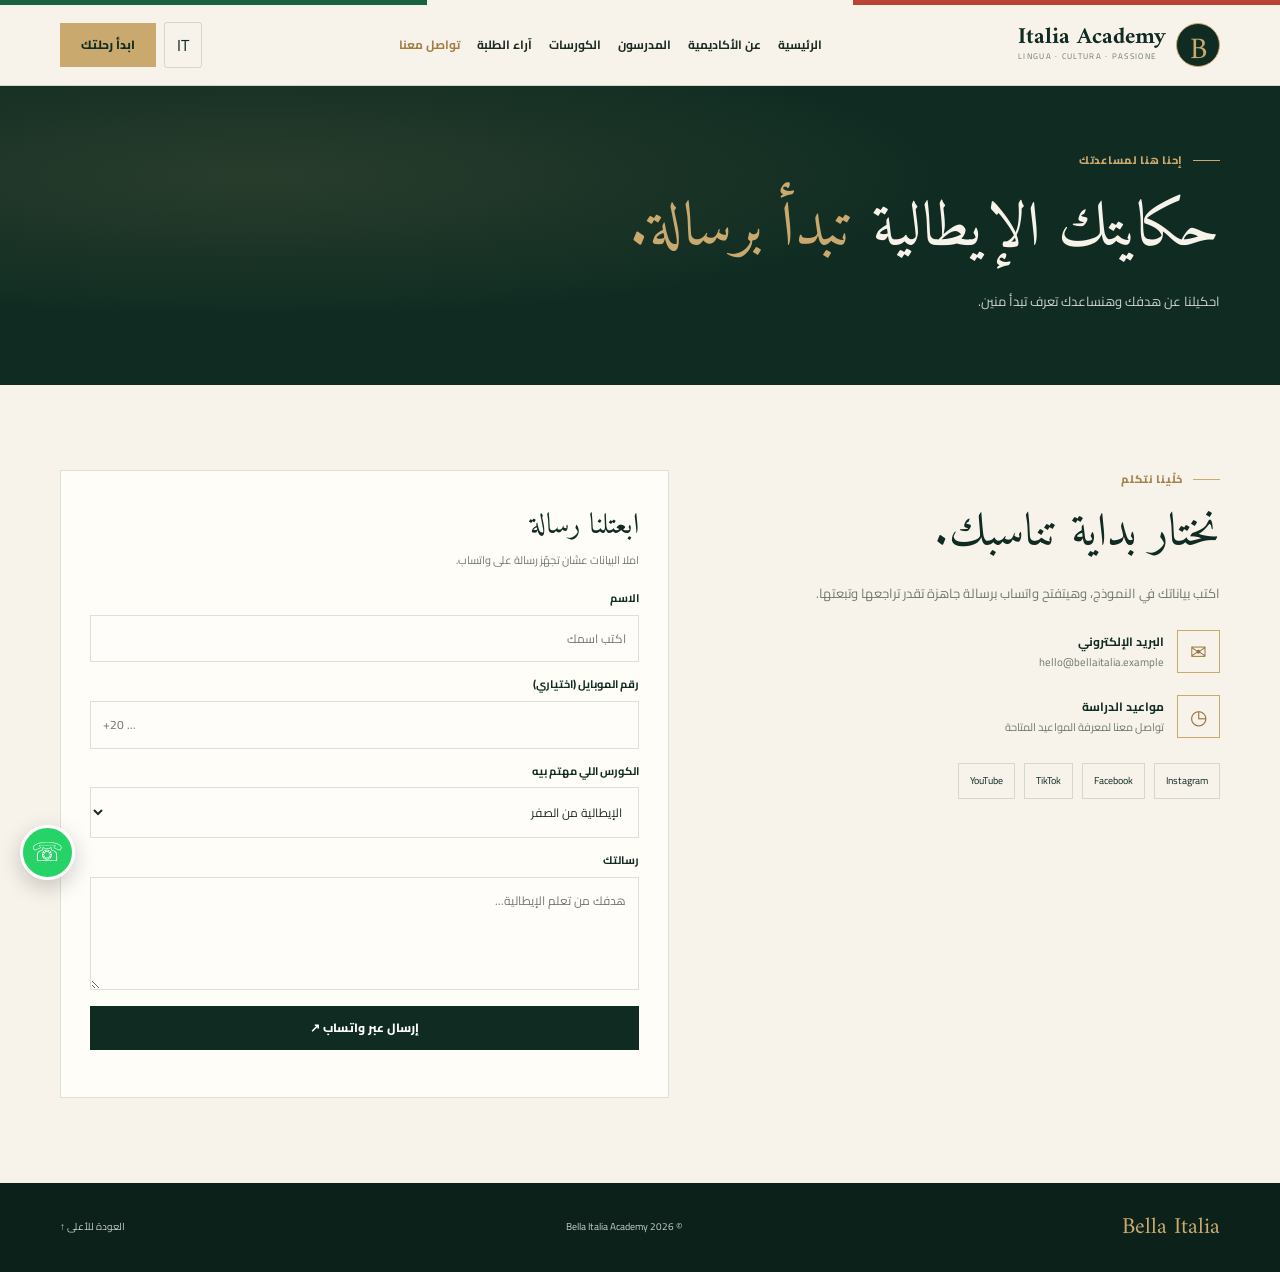
<file: contact.html>
<!DOCTYPE html>
<html lang="ar" dir="rtl">
<head>
  <meta charset="UTF-8">
  <meta name="viewport" content="width=device-width, initial-scale=1.0">
  <title>تواصل معنا | Bella Italia</title>
  <link href="https://fonts.googleapis.com/css2?family=Amiri:wght@400;700&family=Cairo:wght@400;500;600;700;800&display=swap" rel="stylesheet">
  <link rel="stylesheet" href="style.css">
  <script src="script.js" defer></script>
</head>
<body id="top">
<div class="italian-line"></div>
<header class="header">
  <div class="container navbar">
    <a class="brand" href="index.html"><span class="brand-icon">B</span><span><strong> Italia Academy</strong><small>LINGUA · CULTURA · PASSIONE</small></span></a>
    <button class="menu-btn" id="menuBtn" aria-label="فتح القائمة">☰</button>
    <nav class="nav-links" id="navLinks">
      <a href="index.html" data-ar="الرئيسية" data-it="Home">الرئيسية</a>
      <a href="about.html" data-ar="عن الأكاديمية" data-it="Accademia">عن الأكاديمية</a>
      <a href="teachers.html" data-ar="المدرسون" data-it="Docenti">المدرسون</a>
      <a href="courses.html" data-ar="الكورسات" data-it="Corsi">الكورسات</a>
      <a href="reviews.html" data-ar="آراء الطلبة" data-it="Recensioni">آراء الطلبة</a>
      <a href="contact.html" data-ar="تواصل معنا" data-it="Contatti">تواصل معنا</a>
    </nav>
    <div class="nav-actions"><button class="lang-btn" id="langBtn">IT</button><a href="contact.html" class="btn btn-gold" data-ar="ابدأ رحلتك" data-it="Inizia ora">ابدأ رحلتك</a></div>
  </div>
</header>

<main>
  <section class="page-hero">
    <div class="container">
      <span class="eyebrow" data-ar="إحنا هنا لمساعدتك" data-it="Siamo qui per aiutarti">إحنا هنا لمساعدتك</span>
      <h1 data-ar="حكايتك الإيطالية <em>تبدأ برسالة.</em>"
          data-it="La tua storia italiana <em>inizia con un messaggio.</em>">
        حكايتك الإيطالية <em>تبدأ برسالة.</em>
      </h1>
      <p data-ar="احكيلنا عن هدفك وهنساعدك تعرف تبدأ منين."
         data-it="Raccontaci i tuoi obiettivi e ti aiuteremo a capire da dove iniziare.">
        احكيلنا عن هدفك وهنساعدك تعرف تبدأ منين.
      </p>
    </div>
  </section>

  <section class="section">
    <div class="container contact-grid">
      <div class="contact-copy reveal">
        <span class="eyebrow" data-ar="خلّينا نتكلم" data-it="Parliamone">خلّينا نتكلم</span>
        <h2 data-ar="نختار بداية تناسبك." data-it="Troviamo il punto di partenza giusto per te.">نختار بداية تناسبك.</h2>
        <p data-ar="اكتب بياناتك في النموذج، وهيتفتح واتساب برسالة جاهزة تقدر تراجعها وتبعتها."
           data-it="Compila il modulo: WhatsApp si aprirà con un messaggio pronto che potrai controllare e inviare.">
          اكتب بياناتك في النموذج، وهيتفتح واتساب برسالة جاهزة تقدر تراجعها وتبعتها.
        </p>

        <div class="contact-detail">
          <span>✉</span>
          <div><strong data-ar="البريد الإلكتروني" data-it="Email">البريد الإلكتروني</strong><p>hello@bellaitalia.example</p></div>
        </div>

        <div class="contact-detail">
          <span>◷</span>
          <div><strong data-ar="مواعيد الدراسة" data-it="Orari dei corsi">مواعيد الدراسة</strong><p data-ar="تواصل معنا لمعرفة المواعيد المتاحة" data-it="Contattaci per conoscere gli orari disponibili">تواصل معنا لمعرفة المواعيد المتاحة</p></div>
        </div>

        <div class="social-links">
          <a href="https://www.instagram.com/" target="_blank" rel="noreferrer">Instagram</a>
          <a href="https://www.facebook.com/" target="_blank" rel="noreferrer">Facebook</a>
          <a href="https://www.tiktok.com/" target="_blank" rel="noreferrer">TikTok</a>
          <a href="https://www.youtube.com/" target="_blank" rel="noreferrer">YouTube</a>
        </div>
      </div>

      <form class="contact-form reveal" id="contactForm">
        <h2 data-ar="ابعتلنا رسالة" data-it="Scrivici">ابعتلنا رسالة</h2>
        <p data-ar="املا البيانات عشان تجهّز رسالة على واتساب."
           data-it="Compila i campi per preparare un messaggio WhatsApp.">
          املا البيانات عشان تجهّز رسالة على واتساب.
        </p>

        <label for="name" data-ar="الاسم" data-it="Nome">الاسم</label>
        <input id="name" name="name" type="text" required placeholder="اكتب اسمك">

        <label for="phone" data-ar="رقم الموبايل (اختياري)" data-it="Telefono (facoltativo)">رقم الموبايل (اختياري)</label>
        <input id="phone" name="phone" type="tel" placeholder="+20 ...">

        <label for="course" data-ar="الكورس اللي مهتم بيه" data-it="Corso di interesse">الكورس اللي مهتم بيه</label>
        <select id="course" name="course">
          <option value="Italiano da Zero" data-ar="الإيطالية من الصفر" data-it="Italiano da Zero">الإيطالية من الصفر</option>
          <option value="Conversazione & Fluency" data-ar="المحادثة والطلاقة" data-it="Conversazione & Fluency">المحادثة والطلاقة</option>
          <option value="Studio & Lavoro" data-ar="الإيطالية للدراسة والعمل" data-it="Italiano per Studio & Lavoro">الإيطالية للدراسة والعمل</option>
          <option value="Consulenza" data-ar="محتاج استشارة" data-it="Vorrei una consulenza">محتاج استشارة</option>
        </select>

        <label for="message" data-ar="رسالتك" data-it="Il tuo messaggio">رسالتك</label>
        <textarea id="message" name="message" rows="4" placeholder="هدفك من تعلم الإيطالية..."></textarea>

        <button class="btn btn-dark full-width" type="submit"
                data-ar="إرسال عبر واتساب ↗" data-it="Invia su WhatsApp ↗">
          إرسال عبر واتساب ↗
        </button>
        <p class="form-status" id="formStatus" role="status"></p>
      </form>
    </div>
  </section>
</main>

<footer class="footer"><div class="container footer-inner"><a href="index.html" class="footer-logo">Bella Italia</a><span>© 2026 Bella Italia Academy</span><a href="#top" data-ar="العودة للأعلى ↑" data-it="Torna su ↑">العودة للأعلى ↑</a></div></footer>
<a class="whatsapp" href="https://wa.me/201002543581" id="whatsappBtn" target="_blank" rel="noreferrer" aria-label="WhatsApp">☏</a>
</body>
</html>
</file>
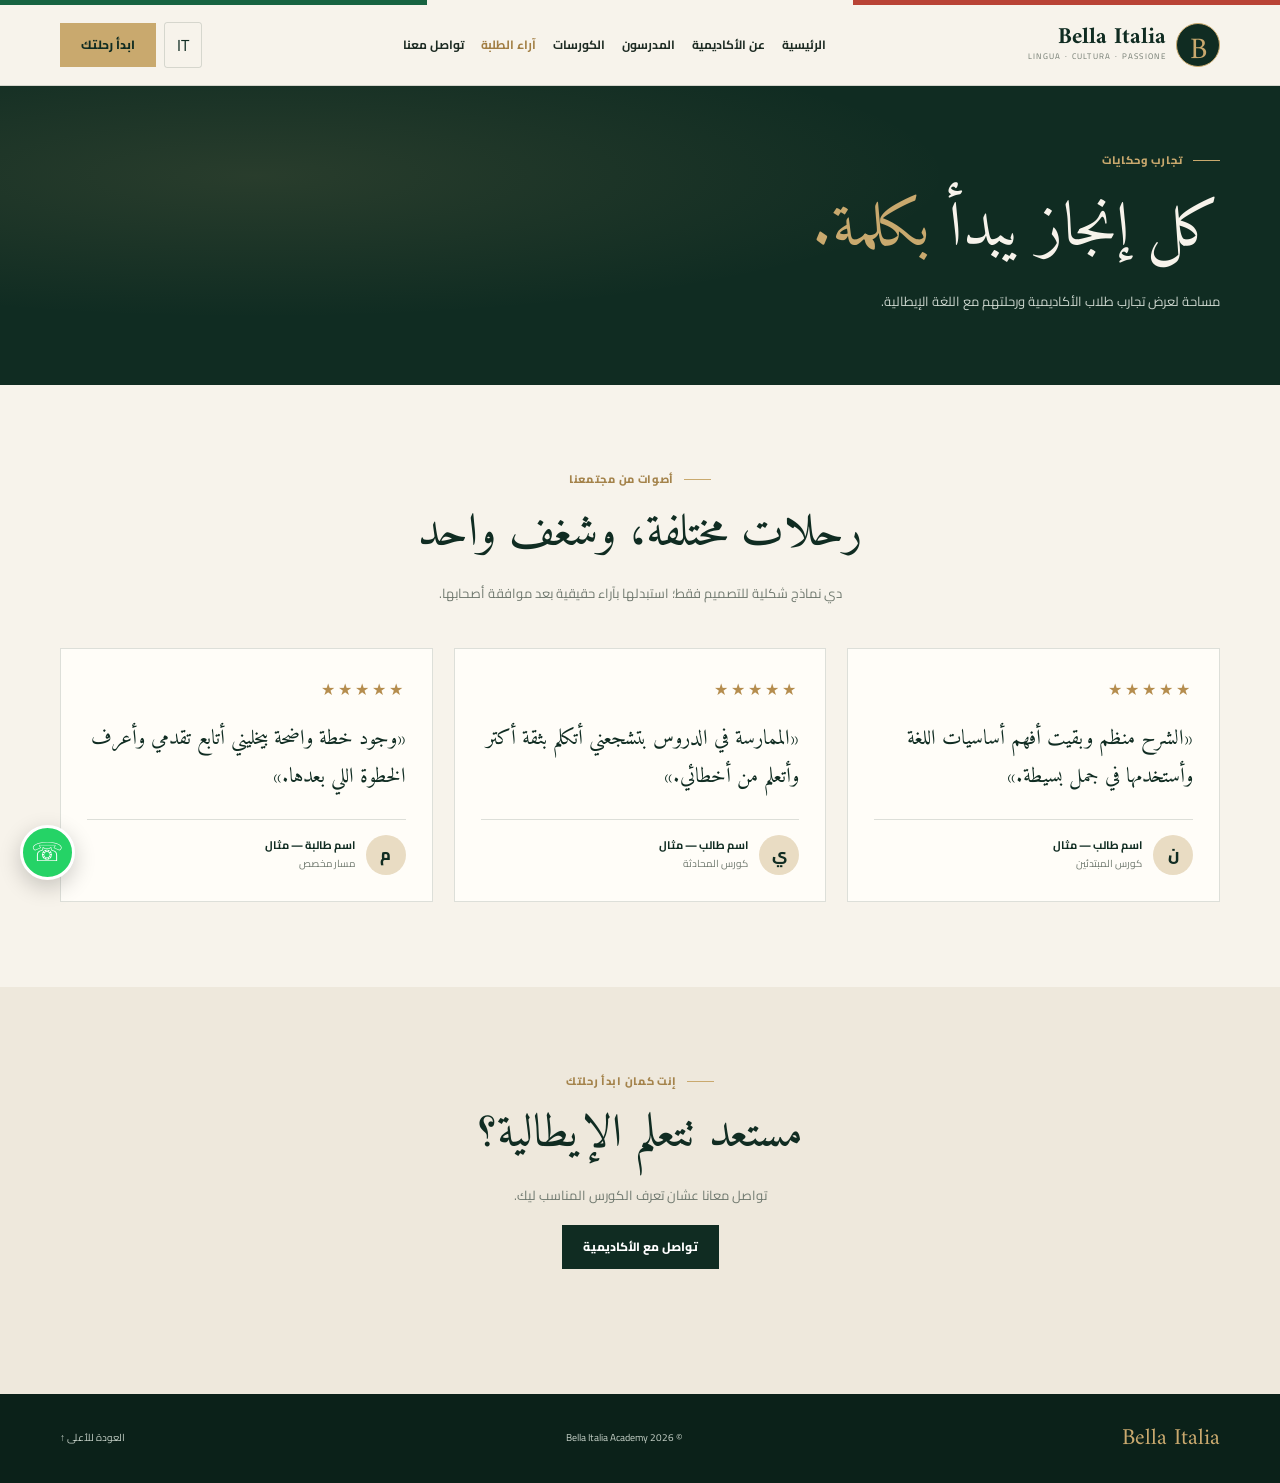
<file: reviews.html>
<!DOCTYPE html>
<html lang="ar" dir="rtl">
<head>
  <meta charset="UTF-8">
  <meta name="viewport" content="width=device-width, initial-scale=1.0">
  <title>آراء الطلبة | Bella Italia</title>
  <link href="https://fonts.googleapis.com/css2?family=Amiri:wght@400;700&family=Cairo:wght@400;500;600;700;800&display=swap" rel="stylesheet">
  <link rel="stylesheet" href="style.css">
  <script src="script.js" defer></script>
</head>
<body id="top">
<div class="italian-line"></div>
<header class="header">
  <div class="container navbar">
    <a class="brand" href="index.html"><span class="brand-icon">B</span><span><strong>Bella Italia</strong><small>LINGUA · CULTURA · PASSIONE</small></span></a>
    <button class="menu-btn" id="menuBtn" aria-label="فتح القائمة">☰</button>
    <nav class="nav-links" id="navLinks">
      <a href="index.html" data-ar="الرئيسية" data-it="Home">الرئيسية</a>
      <a href="about.html" data-ar="عن الأكاديمية" data-it="Accademia">عن الأكاديمية</a>
      <a href="teachers.html" data-ar="المدرسون" data-it="Docenti">المدرسون</a>
      <a href="courses.html" data-ar="الكورسات" data-it="Corsi">الكورسات</a>
      <a href="reviews.html" data-ar="آراء الطلبة" data-it="Recensioni">آراء الطلبة</a>
      <a href="contact.html" data-ar="تواصل معنا" data-it="Contatti">تواصل معنا</a>
    </nav>
    <div class="nav-actions"><button class="lang-btn" id="langBtn">IT</button><a href="contact.html" class="btn btn-gold" data-ar="ابدأ رحلتك" data-it="Inizia ora">ابدأ رحلتك</a></div>
  </div>
</header>

<main>
  <section class="page-hero">
    <div class="container">
      <span class="eyebrow" data-ar="تجارب وحكايات" data-it="Esperienze e storie">تجارب وحكايات</span>
      <h1 data-ar="كل إنجاز يبدأ <em>بكلمة.</em>"
          data-it="Ogni traguardo inizia <em>con una parola.</em>">
        كل إنجاز يبدأ <em>بكلمة.</em>
      </h1>
      <p data-ar="مساحة لعرض تجارب طلاب الأكاديمية ورحلتهم مع اللغة الإيطالية."
         data-it="Uno spazio per raccontare le esperienze degli studenti e il loro percorso con l’italiano.">
        مساحة لعرض تجارب طلاب الأكاديمية ورحلتهم مع اللغة الإيطالية.
      </p>
    </div>
  </section>

  <section class="section">
    <div class="container">
      <div class="section-heading reveal">
        <span class="eyebrow" data-ar="أصوات من مجتمعنا" data-it="Voci della nostra comunità">أصوات من مجتمعنا</span>
        <h2 data-ar="رحلات مختلفة، وشغف واحد" data-it="Percorsi diversi, una passione">رحلات مختلفة، وشغف واحد</h2>
        <p data-ar="دي نماذج شكلية للتصميم فقط؛ استبدلها بآراء حقيقية بعد موافقة أصحابها."
           data-it="Questi sono esempi grafici: sostituiscili con recensioni autentiche e autorizzate.">
          دي نماذج شكلية للتصميم فقط؛ استبدلها بآراء حقيقية بعد موافقة أصحابها.
        </p>
      </div>

      <div class="cards-grid">
        <article class="review-card reveal">
          <div class="stars">★★★★★</div>
          <blockquote data-ar="«الشرح منظم وبقيت أفهم أساسيات اللغة وأستخدمها في جمل بسيطة.»"
                      data-it="«Le spiegazioni sono chiare e ora riesco a usare frasi semplici.»">
            «الشرح منظم وبقيت أفهم أساسيات اللغة وأستخدمها في جمل بسيطة.»
          </blockquote>
          <div class="review-author"><span>ن</span><div><strong data-ar="اسم طالب — مثال" data-it="Studente — esempio">اسم طالب — مثال</strong><small data-ar="كورس المبتدئين" data-it="Corso principianti">كورس المبتدئين</small></div></div>
        </article>

        <article class="review-card reveal">
          <div class="stars">★★★★★</div>
          <blockquote data-ar="«الممارسة في الدروس بتشجعني أتكلم بثقة أكتر وأتعلم من أخطائي.»"
                      data-it="«La pratica mi incoraggia a parlare con più sicurezza e imparare dai miei errori.»">
            «الممارسة في الدروس بتشجعني أتكلم بثقة أكتر وأتعلم من أخطائي.»
          </blockquote>
          <div class="review-author"><span>ي</span><div><strong data-ar="اسم طالب — مثال" data-it="Studente — esempio">اسم طالب — مثال</strong><small data-ar="كورس المحادثة" data-it="Corso di conversazione">كورس المحادثة</small></div></div>
        </article>

        <article class="review-card reveal">
          <div class="stars">★★★★★</div>
          <blockquote data-ar="«وجود خطة واضحة بيخليني أتابع تقدمي وأعرف الخطوة اللي بعدها.»"
                      data-it="«Avere un piano chiaro mi aiuta a seguire i progressi e capire il passo successivo.»">
            «وجود خطة واضحة بيخليني أتابع تقدمي وأعرف الخطوة اللي بعدها.»
          </blockquote>
          <div class="review-author"><span>م</span><div><strong data-ar="اسم طالبة — مثال" data-it="Studentessa — esempio">اسم طالبة — مثال</strong><small data-ar="مسار مخصص" data-it="Percorso personalizzato">مسار مخصص</small></div></div>
        </article>
      </div>
    </div>
  </section>

  <section class="section soft-bg">
    <div class="container section-heading reveal">
      <span class="eyebrow" data-ar="إنت كمان ابدأ رحلتك" data-it="Inizia anche tu">إنت كمان ابدأ رحلتك</span>
      <h2 data-ar="مستعد تتعلم الإيطالية؟" data-it="Pronto a imparare l’italiano?">مستعد تتعلم الإيطالية؟</h2>
      <p data-ar="تواصل معانا عشان تعرف الكورس المناسب ليك."
         data-it="Contattaci per scoprire il corso adatto a te.">
        تواصل معانا عشان تعرف الكورس المناسب ليك.
      </p>
      <a href="contact.html" class="btn btn-dark" data-ar="تواصل مع الأكاديمية" data-it="Contatta l’accademia">تواصل مع الأكاديمية</a>
    </div>
  </section>
</main>

<footer class="footer"><div class="container footer-inner"><a href="index.html" class="footer-logo">Bella Italia</a><span>© 2026 Bella Italia Academy</span><a href="#top" data-ar="العودة للأعلى ↑" data-it="Torna su ↑">العودة للأعلى ↑</a></div></footer>
<a class="whatsapp" href="https://wa.me/201002543581" id="whatsappBtn" target="_blank" rel="noreferrer" aria-label="WhatsApp">☏</a>
</body>
</html>
</file>
<file: style.css>
/* ===============================
   BELLA ITALIA - LUXURY WEBSITE
================================ */

:root {
  --green: #102c22;
  --green2: #1c4636;
  --gold: #c9a96e;
  --cream: #f7f3eb;
  --paper: #fffdf8;
  --text: #1d2b23;
  --muted: #70796f;
  --line: rgba(16, 44, 34, .14);
  --serif: "Amiri", Georgia, serif;
  --sans: "Cairo", sans-serif;
}

* {
  box-sizing: border-box;
  margin: 0;
  padding: 0;
}

html {
  scroll-behavior: smooth;
  scroll-padding-top: 95px;
}

body {
  color: var(--text);
  background: var(--cream);
  font-family: var(--sans);
  line-height: 1.8;
  overflow-x: hidden;
}

a {
  text-decoration: none;
  color: inherit;
}

img {
  display: block;
  max-width: 100%;
}

button,
input,
textarea,
select {
  font: inherit;
}

button {
  cursor: pointer;
}

.container {
  width: min(1160px, calc(100% - 44px));
  margin-inline: auto;
}

section {
  padding: 85px 0;
}

/* FLAG STRIPE */

.italian-line {
  height: 5px;
  background: linear-gradient(
    90deg,
    #176341 0 33.33%,
    #f7f3eb 33.33% 66.66%,
    #b94335 66.66%
  );
}

/* HEADER */

.header {
  position: sticky;
  top: 0;
  z-index: 100;
  background: rgba(247, 243, 235, .96);
  backdrop-filter: blur(14px);
  border-bottom: 1px solid var(--line);
}

.navbar {
  min-height: 80px;
  display: flex;
  align-items: center;
  justify-content: space-between;
  gap: 18px;
}

.brand {
  display: flex;
  align-items: center;
  gap: 10px;
  flex-shrink: 0;
}

.brand-icon {
  width: 44px;
  height: 44px;
  display: grid;
  place-items: center;
  background: var(--green);
  border: 1px solid var(--gold);
  border-radius: 50%;
  color: var(--gold);
  font: 30px var(--serif);
}

.brand strong {
  display: block;
  color: var(--green);
  font: 700 23px/1.1 var(--serif);
}

.brand small {
  display: block;
  color: var(--muted);
  font-size: 8px;
  letter-spacing: 1.3px;
  direction: ltr;
}

.nav-links {
  display: flex;
  align-items: center;
  gap: 17px;
  font-size: 12px;
  font-weight: 700;
}

.nav-links a {
  transition: color .2s;
}

.nav-links a:hover,
.nav-links a.active {
  color: #a27e43;
}

.nav-actions {
  display: flex;
  align-items: center;
  gap: 8px;
}

.lang-btn,
.menu-btn {
  padding: 8px 12px;
  color: var(--green);
  background: transparent;
  border: 1px solid var(--line);
  border-radius: 3px;
}

.menu-btn {
  display: none;
  font-size: 20px;
}

/* BUTTONS */

.btn {
  min-height: 44px;
  display: inline-flex;
  justify-content: center;
  align-items: center;
  gap: 8px;
  padding: 10px 20px;
  border: 1px solid var(--gold);
  font-size: 12px;
  font-weight: 800;
  text-align: center;
  transition: .25s ease;
}

.btn-gold {
  color: var(--green);
  background: var(--gold);
}

.btn-gold:hover {
  background: #ddc18b;
  transform: translateY(-2px);
}

.btn-outline {
  color: white;
  background: transparent;
  border-color: #ffffff88;
}

.btn-outline:hover {
  background: #ffffff12;
}

.btn-dark {
  color: white;
  background: var(--green);
  border-color: var(--green);
}

.btn-dark:hover {
  background: var(--green2);
}

.full-width {
  width: 100%;
}

/* TITLES */

.eyebrow {
  display: flex;
  align-items: center;
  gap: 10px;
  color: #a4834b;
  font-size: 11px;
  font-weight: 800;
  letter-spacing: .7px;
}

.eyebrow::before {
  content: "";
  width: 27px;
  height: 1px;
  flex-shrink: 0;
  background: var(--gold);
}

.section-heading {
  max-width: 680px;
  margin: 0 auto 40px;
  text-align: center;
}

.section-heading .eyebrow {
  justify-content: center;
}

.section-heading h2,
.section-copy h2,
.contact-copy h2 {
  margin: 12px 0 14px;
  color: var(--green);
  font: 400 clamp(32px, 4vw, 46px)/1.4 var(--serif);
}

.section-heading p,
.section-copy p,
.contact-copy > p {
  margin-bottom: 15px;
  color: var(--muted);
  font-size: 13px;
  line-height: 2.15;
}

/* HOME HERO */

.hero {
  padding: 65px 0;
  color: var(--cream);
  background:
    radial-gradient(ellipse at 20% 30%, #c9a96e22, transparent 48%),
    var(--green);
}

.hero-grid {
  display: grid;
  grid-template-columns: 1.06fr .94fr;
  align-items: center;
  gap: 48px;
}

.hero-text .eyebrow {
  color: var(--gold);
}

.hero-text h1 {
  margin: 18px 0;
  font: 400 clamp(40px, 5vw, 66px)/1.35 var(--serif);
}

.hero-text h1 em {
  display: block;
  color: var(--gold);
  font-style: normal;
}

.hero-text > p {
  max-width: 540px;
  color: #d1d9d2;
  font-size: 13px;
  line-height: 2.3;
}

.hero-buttons {
  display: flex;
  flex-wrap: wrap;
  gap: 12px;
  margin-top: 26px;
}

.hero-note {
  display: flex;
  align-items: center;
  gap: 10px;
  margin-top: 29px;
  color: #c4cec7;
  font-size: 11px;
}

.hero-note span:first-child {
  color: var(--gold);
  font-size: 23px;
}

.hero-image {
  position: relative;
  min-height: 390px;
  display: flex;
  align-items: center;
  justify-content: center;
}

.hero-image > img {
  width: 84%;
  height: 390px;
  object-fit: cover;
  padding: 7px;
  border: 1px solid var(--gold);
  border-radius: 190px 190px 4px 4px;
  filter: saturate(.75);
}

.image-caption {
  position: absolute;
  bottom: 22px;
  left: 0;
  min-width: 170px;
  padding: 13px 20px;
  color: var(--green);
  background: var(--cream);
  box-shadow: 0 12px 30px #0002;
}

.image-caption small {
  display: block;
  color: #98743b;
  font-size: 9px;
  letter-spacing: 1.4px;
  direction: ltr;
}

.image-caption strong {
  font: 24px var(--serif);
}

.round-seal {
  position: absolute;
  top: 20px;
  right: 3%;
  width: 78px;
  height: 78px;
  display: grid;
  place-content: center;
  color: var(--gold);
  background: var(--green);
  border: 1px solid var(--gold);
  border-radius: 50%;
  text-align: center;
  font: 14px/1.25 var(--serif);
  transform: rotate(8deg);
}

/* STATS */

.stats {
  padding: 22px 0;
  background: var(--paper);
  border-bottom: 1px solid var(--line);
}

.stats-grid {
  display: grid;
  grid-template-columns: repeat(4, 1fr);
}

.stats-grid > div {
  padding: 4px 12px;
  text-align: center;
  border-left: 1px solid var(--line);
}

.stats-grid > div:last-child {
  border-left: 0;
}

.stats-grid strong {
  display: block;
  color: var(--green);
  font: 32px var(--serif);
}

.stats-grid span {
  display: block;
  color: var(--muted);
  font-size: 11px;
}

/* SPLIT SECTIONS */

.split-grid {
  display: grid;
  grid-template-columns: .95fr 1.05fr;
  align-items: center;
  gap: 60px;
}

.section-photo {
  padding: 18px;
  background: var(--green);
}

.section-photo img {
  width: 100%;
  height: 360px;
  object-fit: cover;
}

.section-copy .text-link {
  display: inline-block;
  margin-top: 7px;
}

.text-link {
  color: #96733e;
  font-size: 12px;
  font-weight: 800;
}

.soft-bg {
  background: #eee8dc;
}

/* CARDS */

.cards-grid {
  display: grid;
  grid-template-columns: repeat(3, minmax(0, 1fr));
  gap: 21px;
}

.course-card,
.teacher-card,
.simple-card,
.review-card {
  background: var(--paper);
  border: 1px solid var(--line);
  transition: transform .25s, box-shadow .25s;
}

.course-card,
.teacher-card {
  overflow: hidden;
}

.course-card:hover,
.teacher-card:hover,
.review-card:hover,
.simple-card:hover {
  transform: translateY(-4px);
  box-shadow: 0 15px 32px #102c2212;
}

.course-card > img,
.teacher-card > img {
  width: 100%;
  height: 205px;
  object-fit: cover;
  filter: saturate(.78);
}

.card-body {
  padding: 21px;
}

.card-body h3,
.teacher-card h3,
.simple-card h3 {
  margin: 8px 0;
  color: var(--green);
  font: 25px/1.4 var(--serif);
}

.card-body p,
.teacher-card p,
.simple-card p {
  margin: 10px 0 15px;
  color: var(--muted);
  font-size: 12px;
  line-height: 2;
}

.tag {
  display: inline-block;
  color: #98743b;
  font-size: 10px;
  font-weight: 800;
}

.card-body .text-link {
  display: inline-block;
  margin-top: 7px;
}

.centered-link {
  margin-top: 30px;
  text-align: center;
}

.simple-card {
  padding: 28px;
}

.big-icon {
  color: var(--gold);
  font-size: 25px;
}

/* PAGE HEADER */

.page-hero {
  padding: 65px 0 72px;
  color: var(--cream);
  background:
    radial-gradient(ellipse at 20% 30%, #c9a96e22, transparent 48%),
    var(--green);
}

.page-hero .eyebrow {
  color: var(--gold);
}

.page-hero h1 {
  max-width: 850px;
  margin: 16px 0;
  font: 400 clamp(38px, 5vw, 62px)/1.4 var(--serif);
}

.page-hero h1 em {
  color: var(--gold);
  font-style: normal;
}

.page-hero p {
  max-width: 650px;
  color: #cbd5cd;
  font-size: 13px;
}

/* TEACHER DETAILS */

.detail-list {
  padding-inline-start: 20px;
  color: var(--muted);
  font-size: 11px;
  line-height: 2.2;
}

.detail-list li::marker {
  color: var(--gold);
}

/* REVIEWS */

.review-card {
  padding: 26px;
}

.stars {
  color: #b58d4e;
  letter-spacing: 3px;
}

.review-card blockquote {
  margin: 16px 0 23px;
  color: var(--green);
  font: 21px/1.8 var(--serif);
}

.review-author {
  display: flex;
  align-items: center;
  gap: 11px;
  padding-top: 15px;
  border-top: 1px solid var(--line);
}

.review-author > span {
  width: 40px;
  height: 40px;
  display: grid;
  place-items: center;
  color: var(--green);
  background: #e9dcc3;
  border-radius: 50%;
  font-weight: 800;
}

.review-author strong,
.review-author small {
  display: block;
}

.review-author strong {
  color: var(--green);
  font-size: 11px;
}

.review-author small {
  color: var(--muted);
  font-size: 10px;
}

/* CONTACT */

.contact-grid {
  display: grid;
  grid-template-columns: .9fr 1.1fr;
  align-items: start;
  gap: 52px;
}

.contact-detail {
  display: flex;
  align-items: center;
  gap: 13px;
  margin-top: 22px;
}

.contact-detail > span {
  width: 43px;
  height: 43px;
  display: grid;
  place-items: center;
  flex-shrink: 0;
  border: 1px solid var(--gold);
  color: #98743b;
  font-size: 20px;
}

.contact-detail strong {
  display: block;
  color: var(--green);
  font-size: 12px;
}

.contact-detail p {
  color: var(--muted);
  font-size: 11px;
  overflow-wrap: anywhere;
}

.social-links {
  display: flex;
  flex-wrap: wrap;
  gap: 9px;
  margin-top: 25px;
}

.social-links a {
  padding: 8px 11px;
  border: 1px solid var(--line);
  color: var(--green);
  font-size: 10px;
  transition: .2s;
}

.social-links a:hover {
  color: white;
  background: var(--green);
}

.contact-form {
  padding: 29px;
  background: var(--paper);
  border: 1px solid var(--line);
}

.contact-form h2 {
  color: var(--green);
  font: 29px var(--serif);
}

.contact-form > p {
  color: var(--muted);
  font-size: 11px;
  margin-bottom: 18px;
}

.contact-form label {
  display: block;
  margin: 13px 0 6px;
  color: var(--green);
  font-size: 11px;
  font-weight: 700;
}

.contact-form input,
.contact-form select,
.contact-form textarea {
  display: block;
  width: 100%;
  padding: 12px;
  color: var(--text);
  background: #fffdf9;
  border: 1px solid var(--line);
  border-radius: 0;
  outline: none;
  font-size: 12px;
}

.contact-form input:focus,
.contact-form select:focus,
.contact-form textarea:focus {
  border-color: var(--gold);
}

.contact-form textarea {
  min-height: 100px;
  margin-bottom: 16px;
  resize: vertical;
}

.form-status {
  color: var(--green);
  font-size: 12px;
  margin-top: 12px;
}

.center {
  text-align: center;
}

/* FOOTER */

.footer {
  padding: 24px 0;
  color: #c5d0c7;
  background: #0b2119;
}

.footer-inner {
  display: flex;
  align-items: center;
  justify-content: space-between;
  gap: 18px;
  font-size: 10px;
}

.footer-logo {
  color: var(--gold);
  font: 23px var(--serif);
}

/* WHATSAPP */

.whatsapp {
  position: fixed;
  z-index: 999;
  left: 20px;
  bottom: 20px;
  width: 55px;
  height: 55px;
  display: grid;
  place-items: center;
  color: white;
  background: #25d366;
  border: 3px solid white;
  border-radius: 50%;
  box-shadow: 0 7px 22px #0003;
  font-size: 26px;
  transition: transform .2s;
}

.whatsapp:hover {
  transform: scale(1.08);
}

/* ANIMATION */

.reveal {
  opacity: 0;
  transform: translateY(18px);
  transition: opacity .6s ease, transform .6s ease;
}

.reveal.visible {
  opacity: 1;
  transform: translateY(0);
}

/* ITALIAN DIRECTION */

html[dir="ltr"] .brand small {
  text-align: left;
}

html[dir="ltr"] .image-caption {
  right: 0;
  left: auto;
}

html[dir="ltr"] .round-seal {
  right: auto;
  left: 3%;
}

html[dir="ltr"] .stats-grid > div {
  border-left: 0;
  border-right: 1px solid var(--line);
}

html[dir="ltr"] .stats-grid > div:last-child {
  border-right: 0;
}

html[dir="ltr"] .whatsapp {
  right: 20px;
  left: auto;
}

/* TABLET */

@media (max-width: 1000px) {
  .navbar {
    gap: 10px;
  }

  .nav-links {
    gap: 9px;
  }

  .nav-links a {
    font-size: 10px;
  }

  .brand strong {
    font-size: 20px;
  }

  .hero-grid,
  .split-grid,
  .contact-grid {
    gap: 30px;
  }

  .hero-text h1 {
    font-size: 49px;
  }
}

/* MOBILE */

@media (max-width: 760px) {
  section {
    padding: 62px 0;
  }

  .container {
    width: calc(100% - 32px);
  }

  .navbar {
    min-height: 70px;
    gap: 9px;
  }

  .brand {
    gap: 8px;
  }

  .brand-icon {
    width: 39px;
    height: 39px;
    font-size: 25px;
  }

  .brand strong {
    font-size: 19px;
  }

  .brand small {
    font-size: 6px;
    letter-spacing: 1px;
  }

  .menu-btn {
    display: block;
    order: 3;
  }

  .nav-actions {
    margin-inline-start: auto;
  }

  .nav-actions .btn {
    display: none;
  }

  .nav-links {
    display: none;
    position: absolute;
    top: 70px;
    right: 0;
    left: 0;
    padding: 14px 22px 20px;
    flex-direction: column;
    align-items: stretch;
    gap: 0;
    background: var(--cream);
    border-bottom: 1px solid var(--line);
  }

  .nav-links.open {
    display: flex;
  }

  .nav-links a {
    padding: 10px 0;
    border-bottom: 1px solid var(--line);
    font-size: 12px;
  }

  .hero {
    padding: 40px 0 48px;
  }

  .hero-grid,
  .split-grid,
  .contact-grid {
    grid-template-columns: 1fr;
    gap: 33px;
  }

  .hero-image {
    min-height: 280px;
    grid-row: 1;
  }

  .hero-image > img {
    width: 72%;
    max-width: 340px;
    height: 280px;
  }

  .round-seal {
    top: 3px;
    right: 8%;
    width: 67px;
    height: 67px;
    font-size: 11px;
  }

  .image-caption {
    bottom: 10px;
    left: 1%;
    min-width: 150px;
    padding: 10px 13px;
  }

  .hero-text {
    text-align: center;
  }

  .hero-text .eyebrow,
  .hero-buttons,
  .hero-note {
    justify-content: center;
  }

  .hero-text h1 {
    font-size: clamp(38px, 10vw, 49px);
  }

  .hero-text > p {
    font-size: 12px;
    margin-inline: auto;
  }

  .hero-buttons .btn {
    padding: 10px 13px;
  }

  .stats-grid {
    grid-template-columns: repeat(2, minmax(0, 1fr));
    row-gap: 15px;
  }

  .stats-grid > div {
    padding: 5px;
  }

  .stats-grid > div:nth-child(2) {
    border-left: 0;
  }

  .stats-grid strong {
    font-size: 27px;
  }

  .section-heading {
    margin-bottom: 30px;
  }

  .section-heading h2,
  .section-copy h2,
  .contact-copy h2 {
    font-size: 34px;
  }

  .section-photo img {
    height: 280px;
  }

  .cards-grid {
    grid-template-columns: 1fr;
  }

  .course-card,
  .teacher-card,
  .review-card,
  .simple-card {
    width: 100%;
    max-width: 480px;
    margin-inline: auto;
  }

  .course-card > img,
  .teacher-card > img {
    height: 220px;
  }

  .card-body {
    padding: 20px;
  }

  .page-hero {
    padding: 48px 0;
  }

  .page-hero h1 {
    font-size: clamp(36px, 9vw, 48px);
  }

  .contact-form {
    padding: 22px;
  }

  .footer-inner {
    flex-direction: column;
    text-align: center;
    gap: 10px;
  }

  .whatsapp {
    width: 51px;
    height: 51px;
    left: 15px;
    bottom: 15px;
  }

  html[dir="ltr"] .whatsapp {
    right: 15px;
  }
}

@media (max-width: 380px) {
  .brand strong {
    font-size: 17px;
  }

  .brand small {
    font-size: 5px;
  }

  .lang-btn {
    padding: 7px 8px;
  }

  .hero-buttons {
    flex-direction: column;
  }

  .hero-buttons .btn {
    width: 100%;
  }
}

@media (prefers-reduced-motion: reduce) {
  html {
    scroll-behavior: auto;
  }

  *,
  *::before,
  *::after {
    transition: none !important;
    animation: none !important;
  }

  .reveal {
    opacity: 1;
    transform: none;
  }
}
</file>
